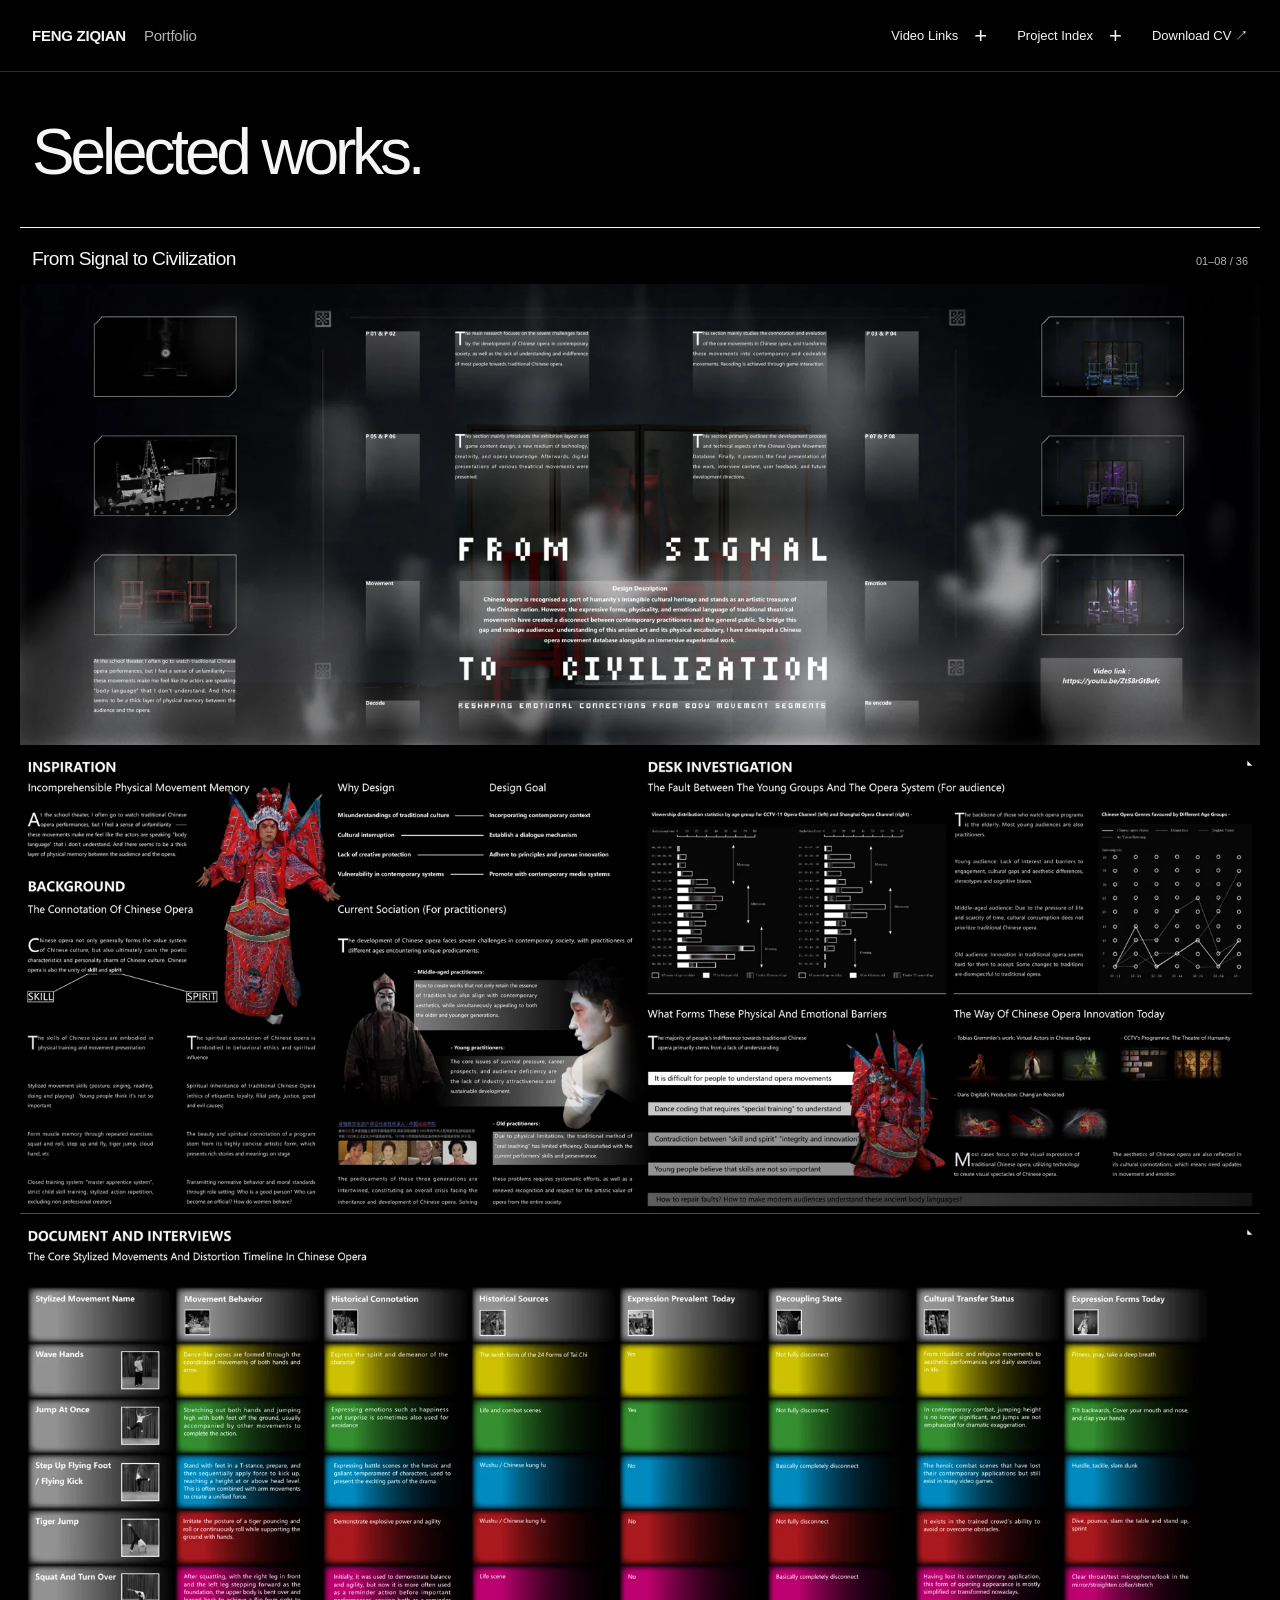
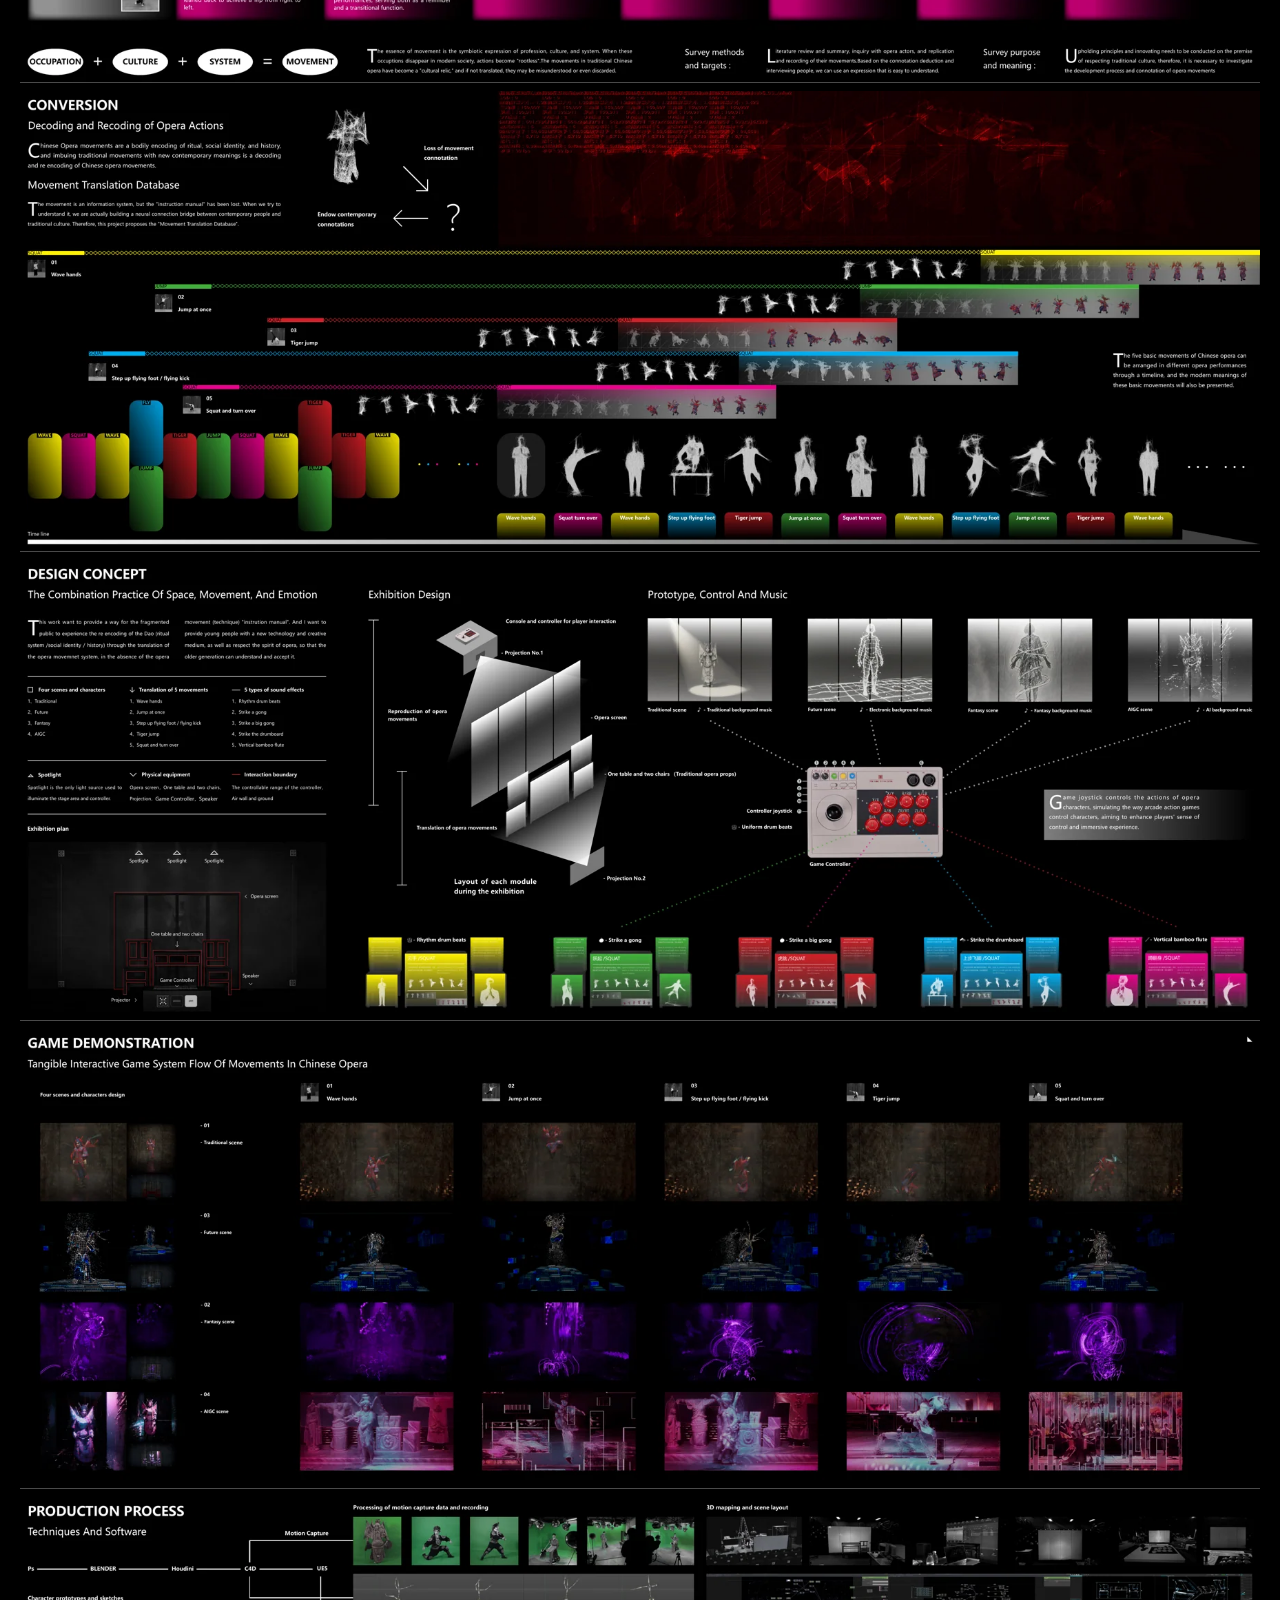
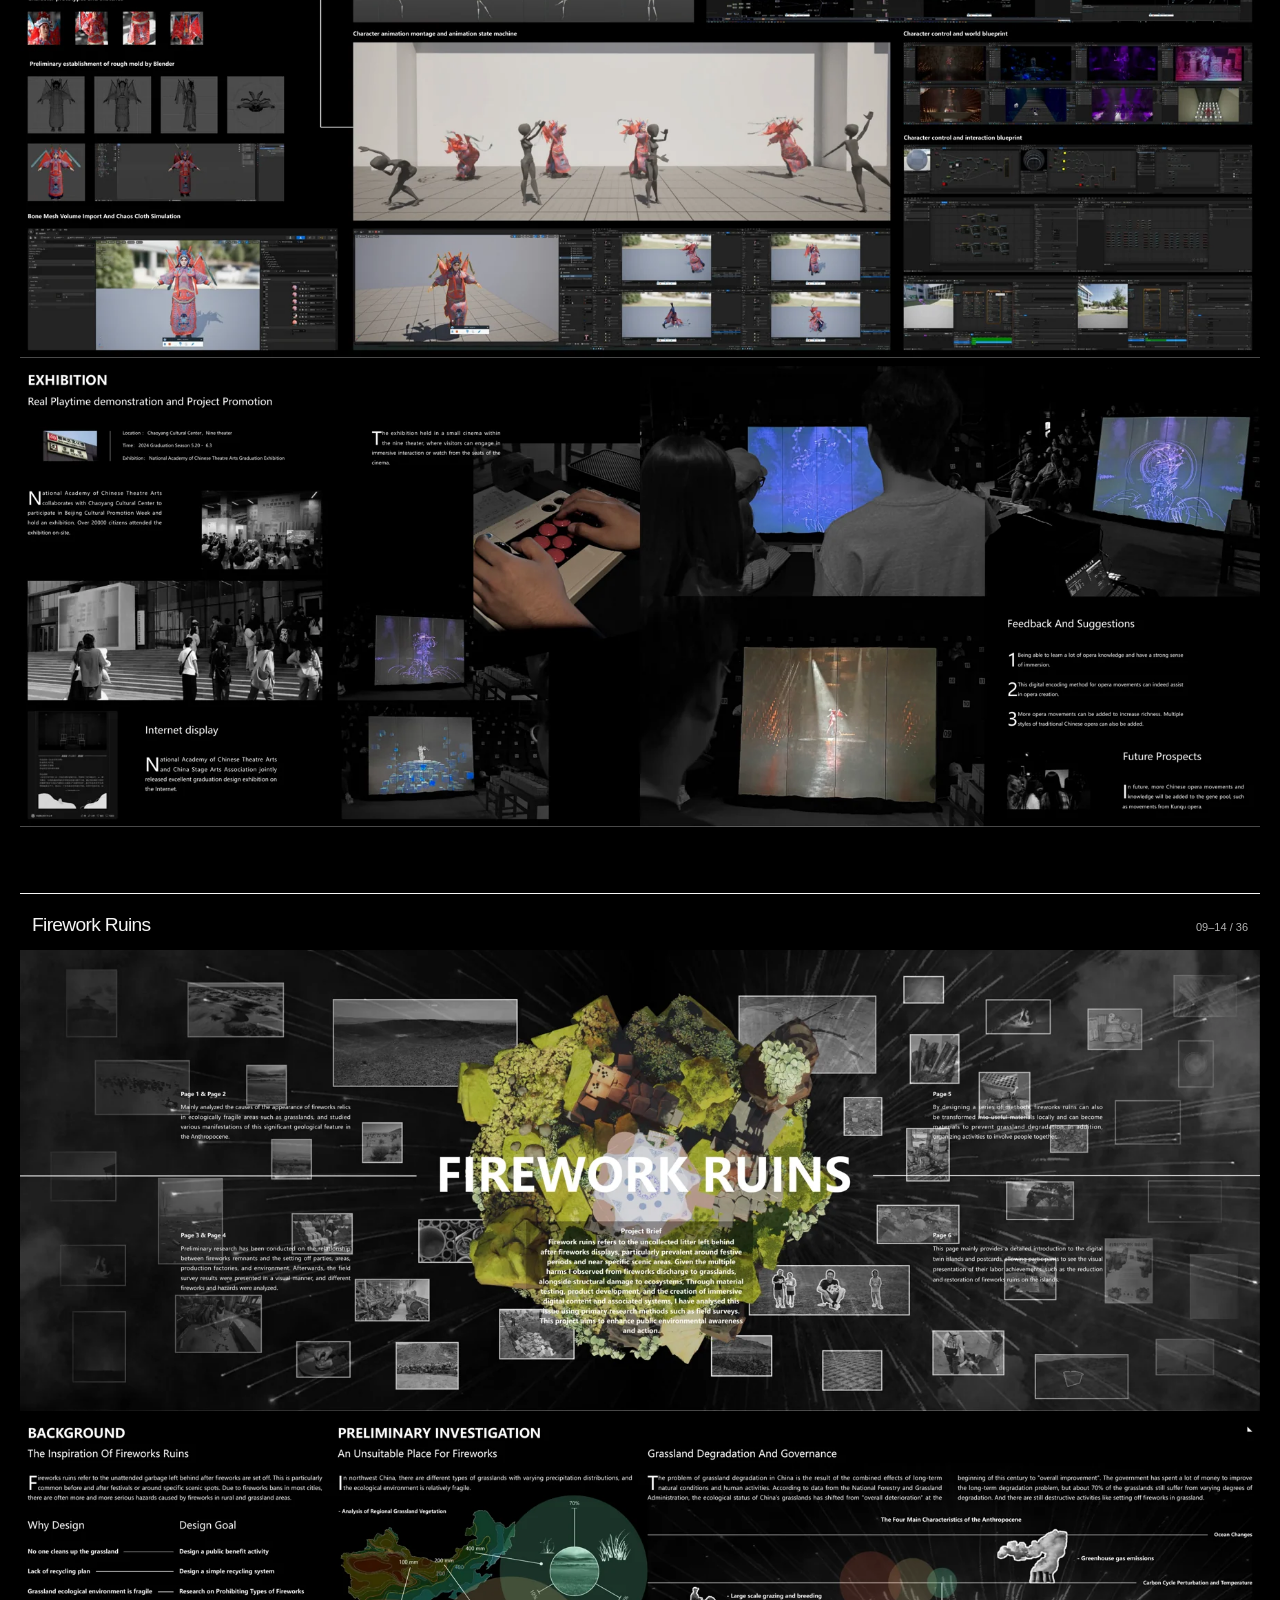
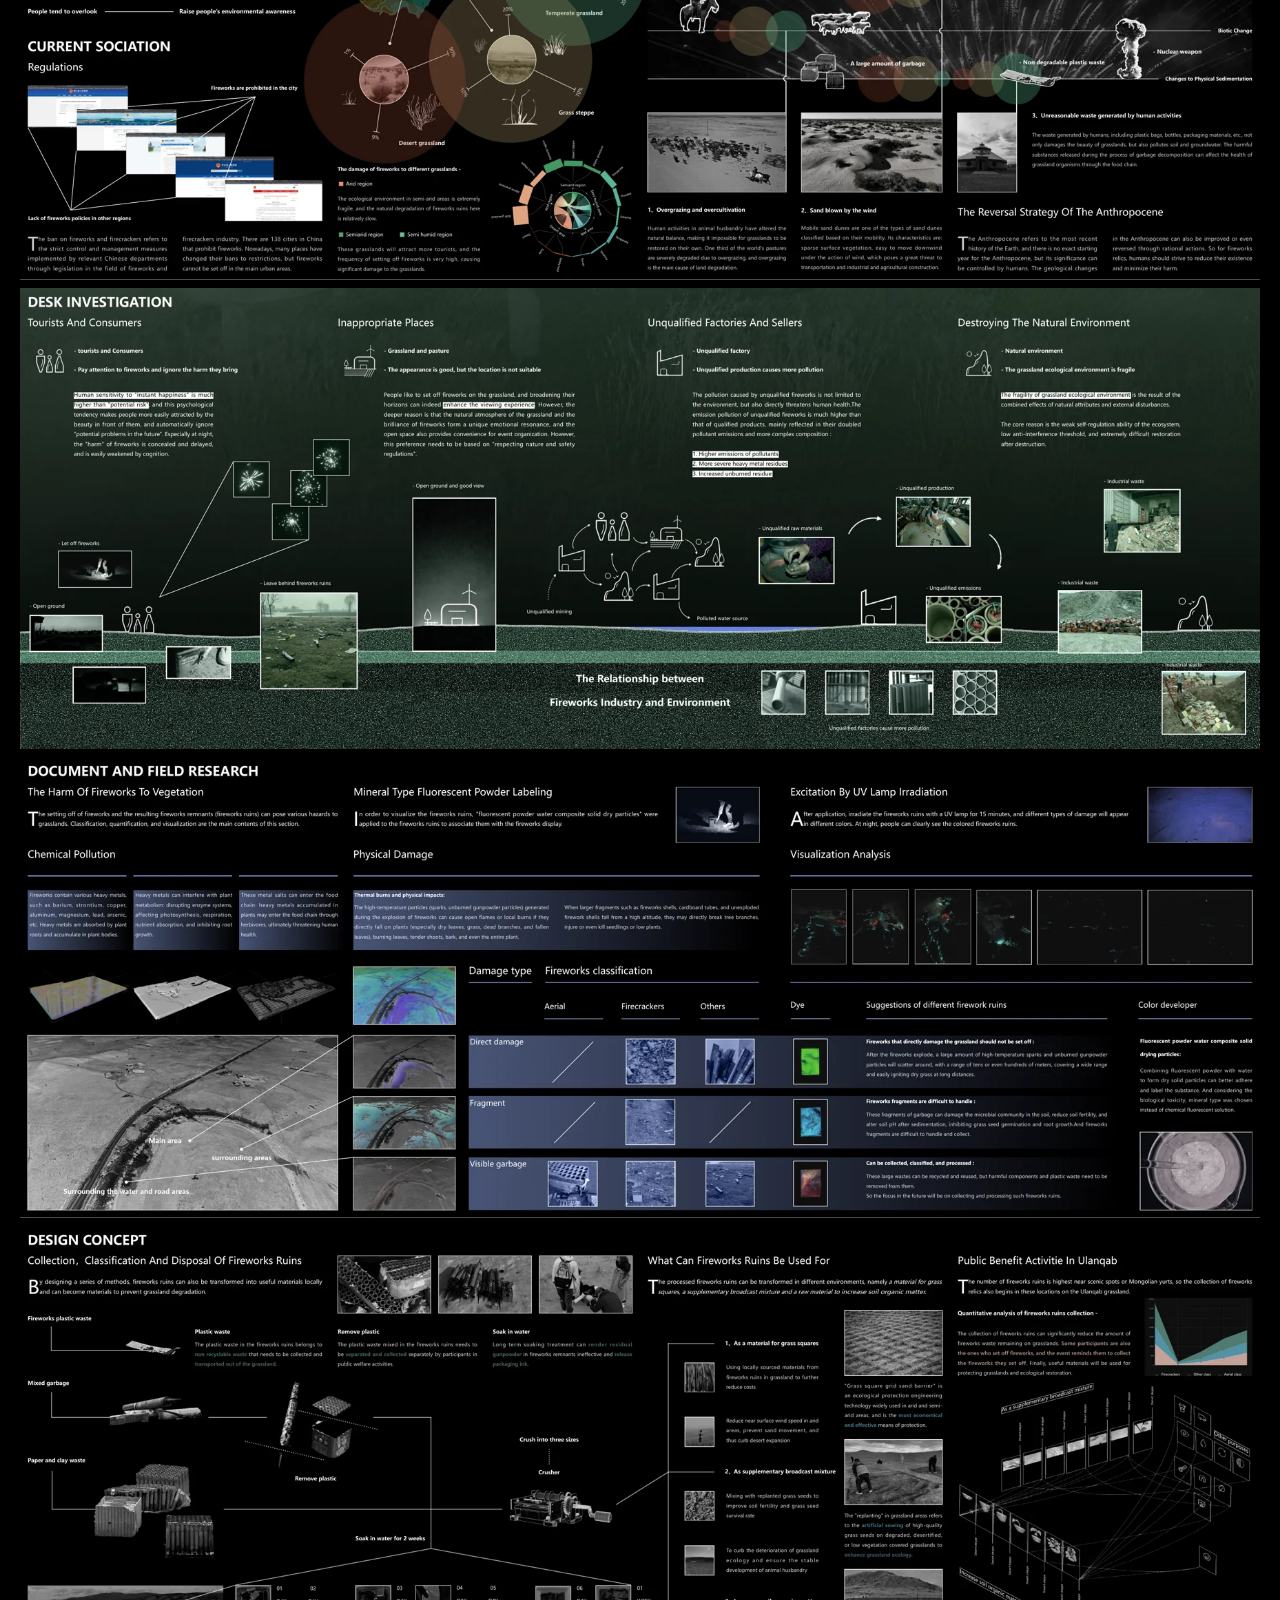
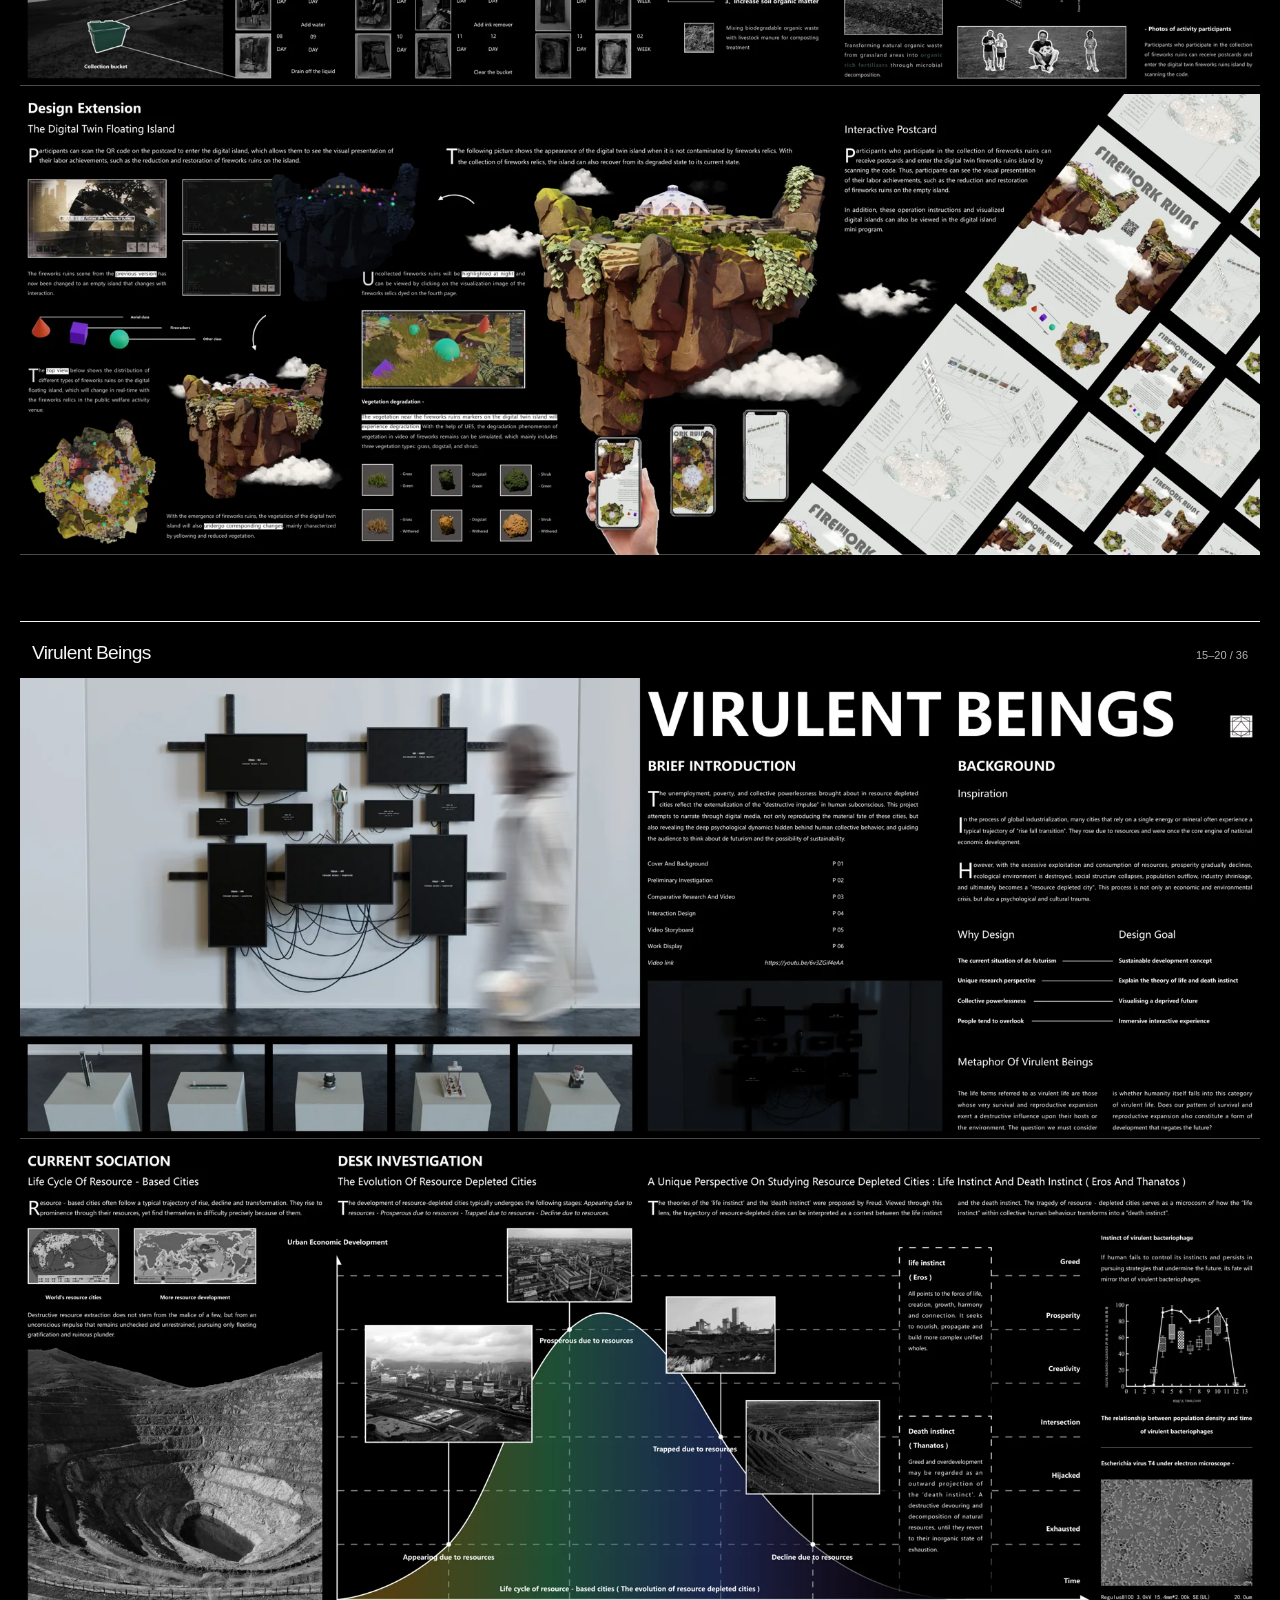
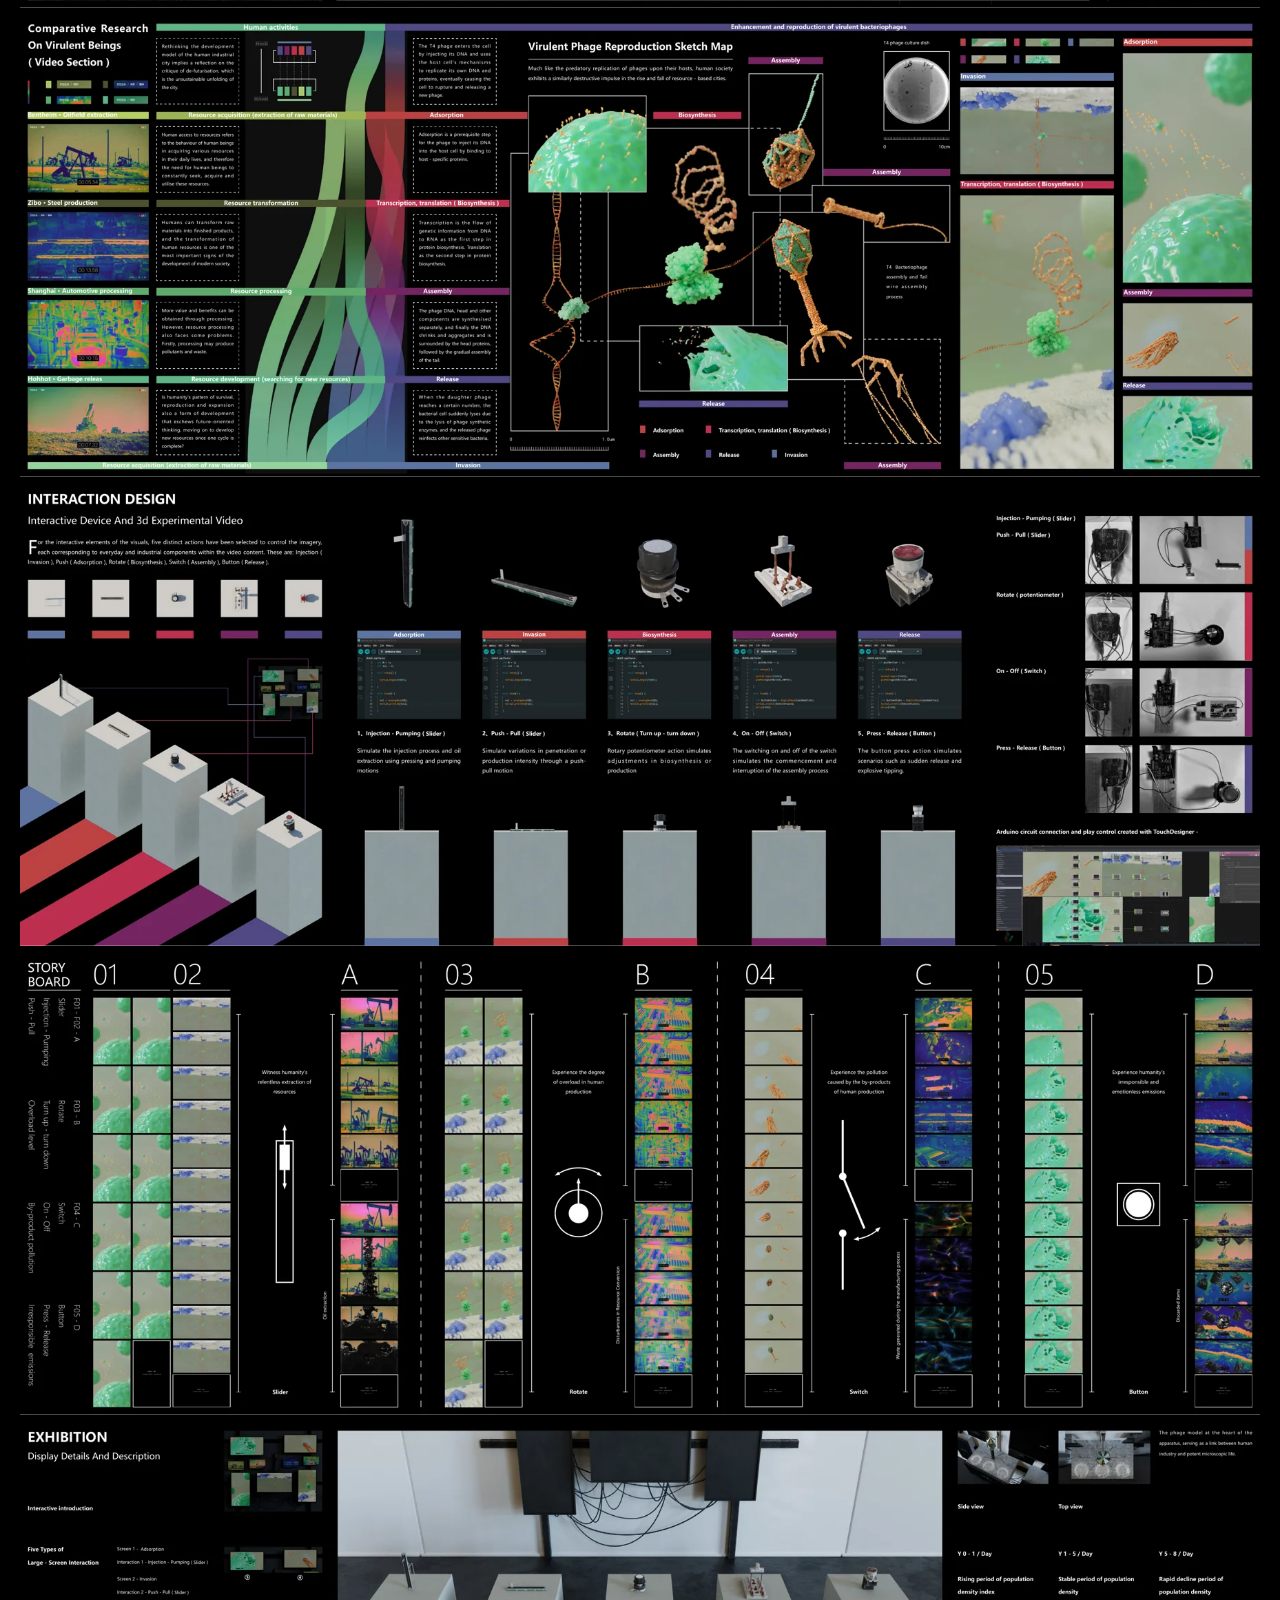
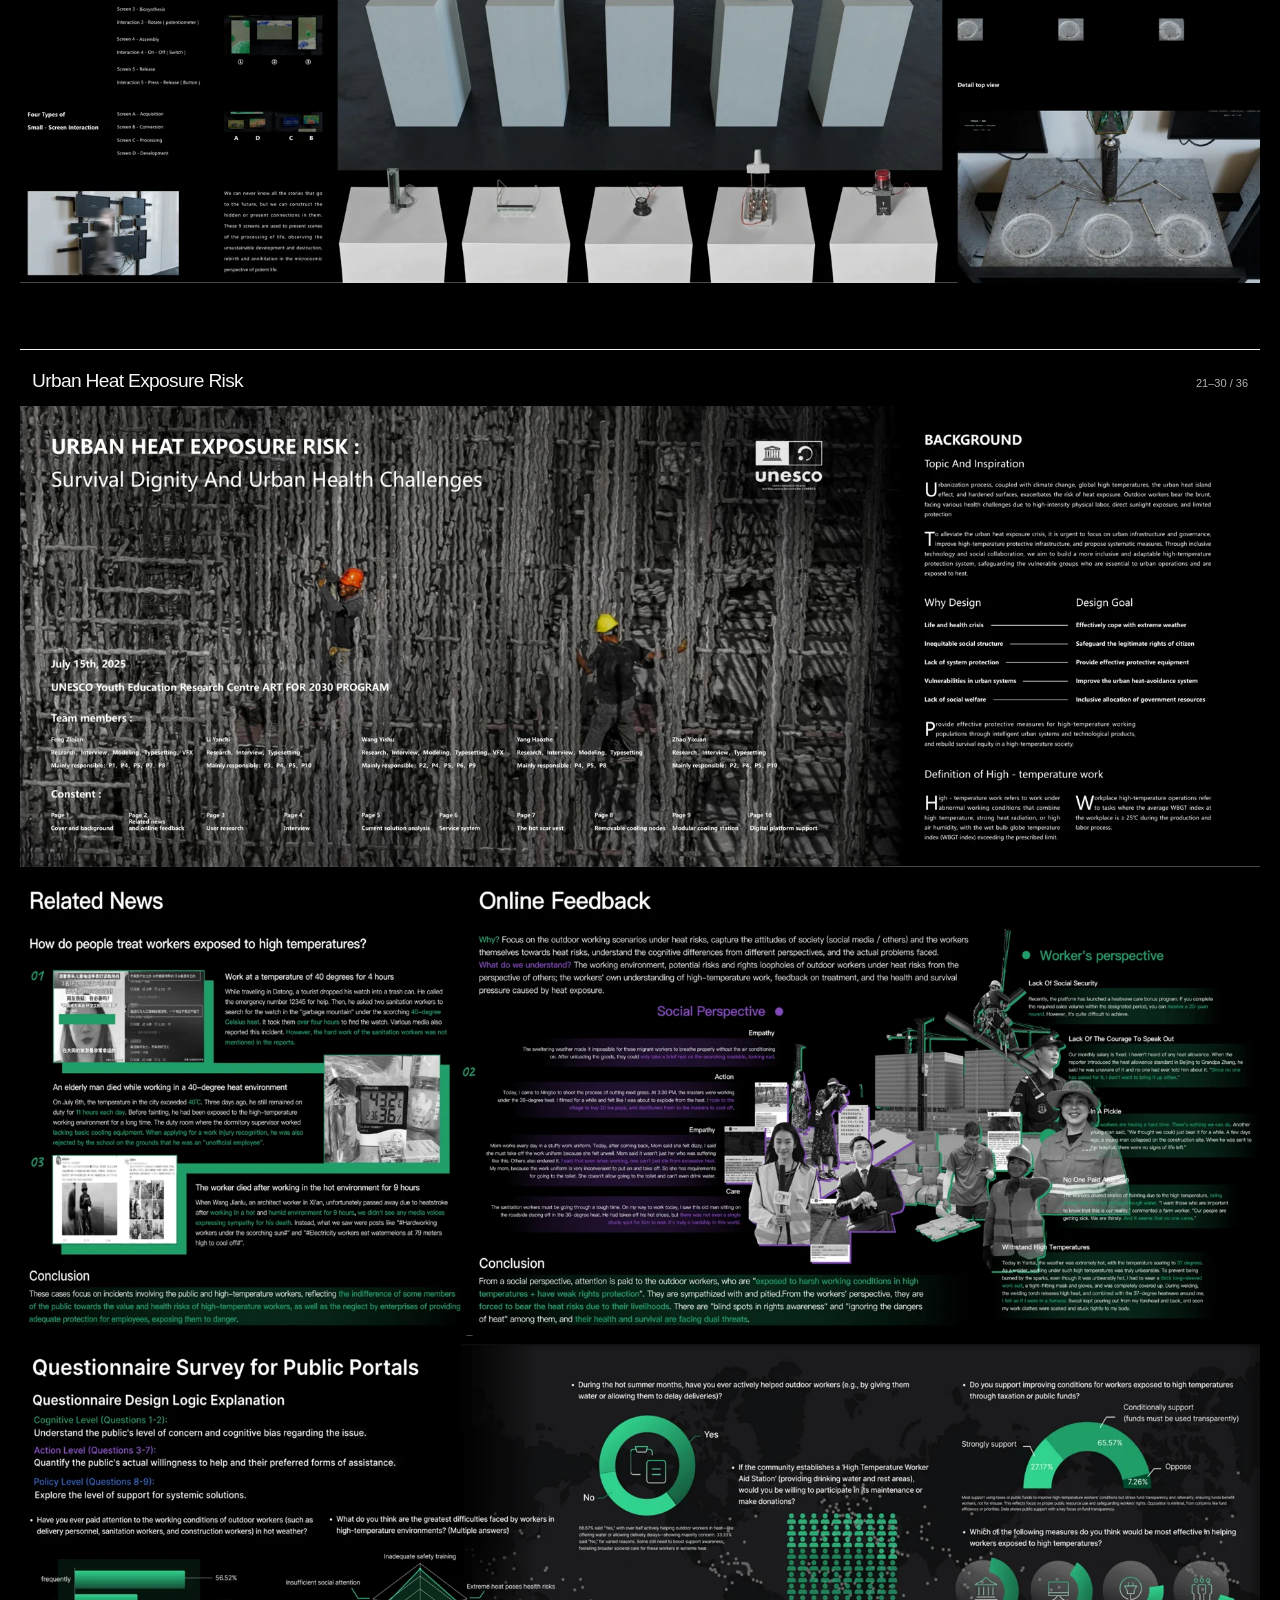
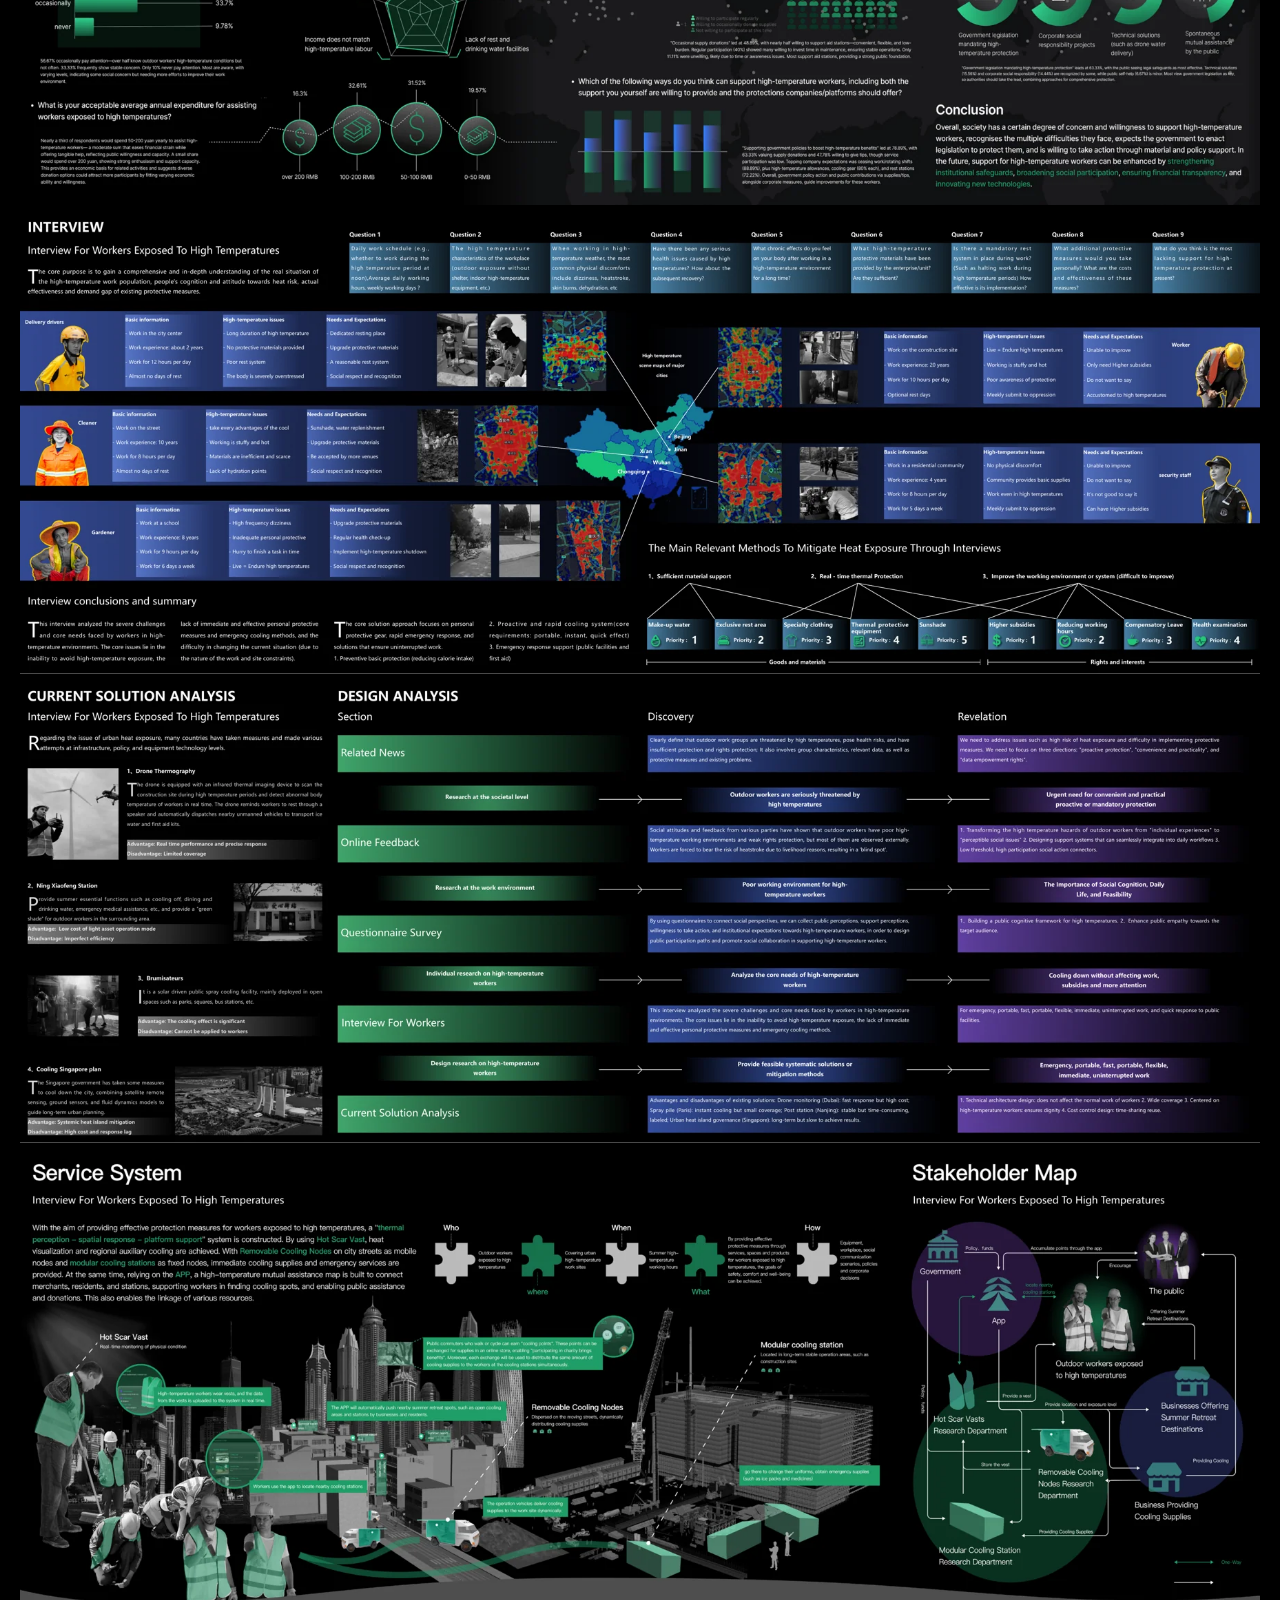
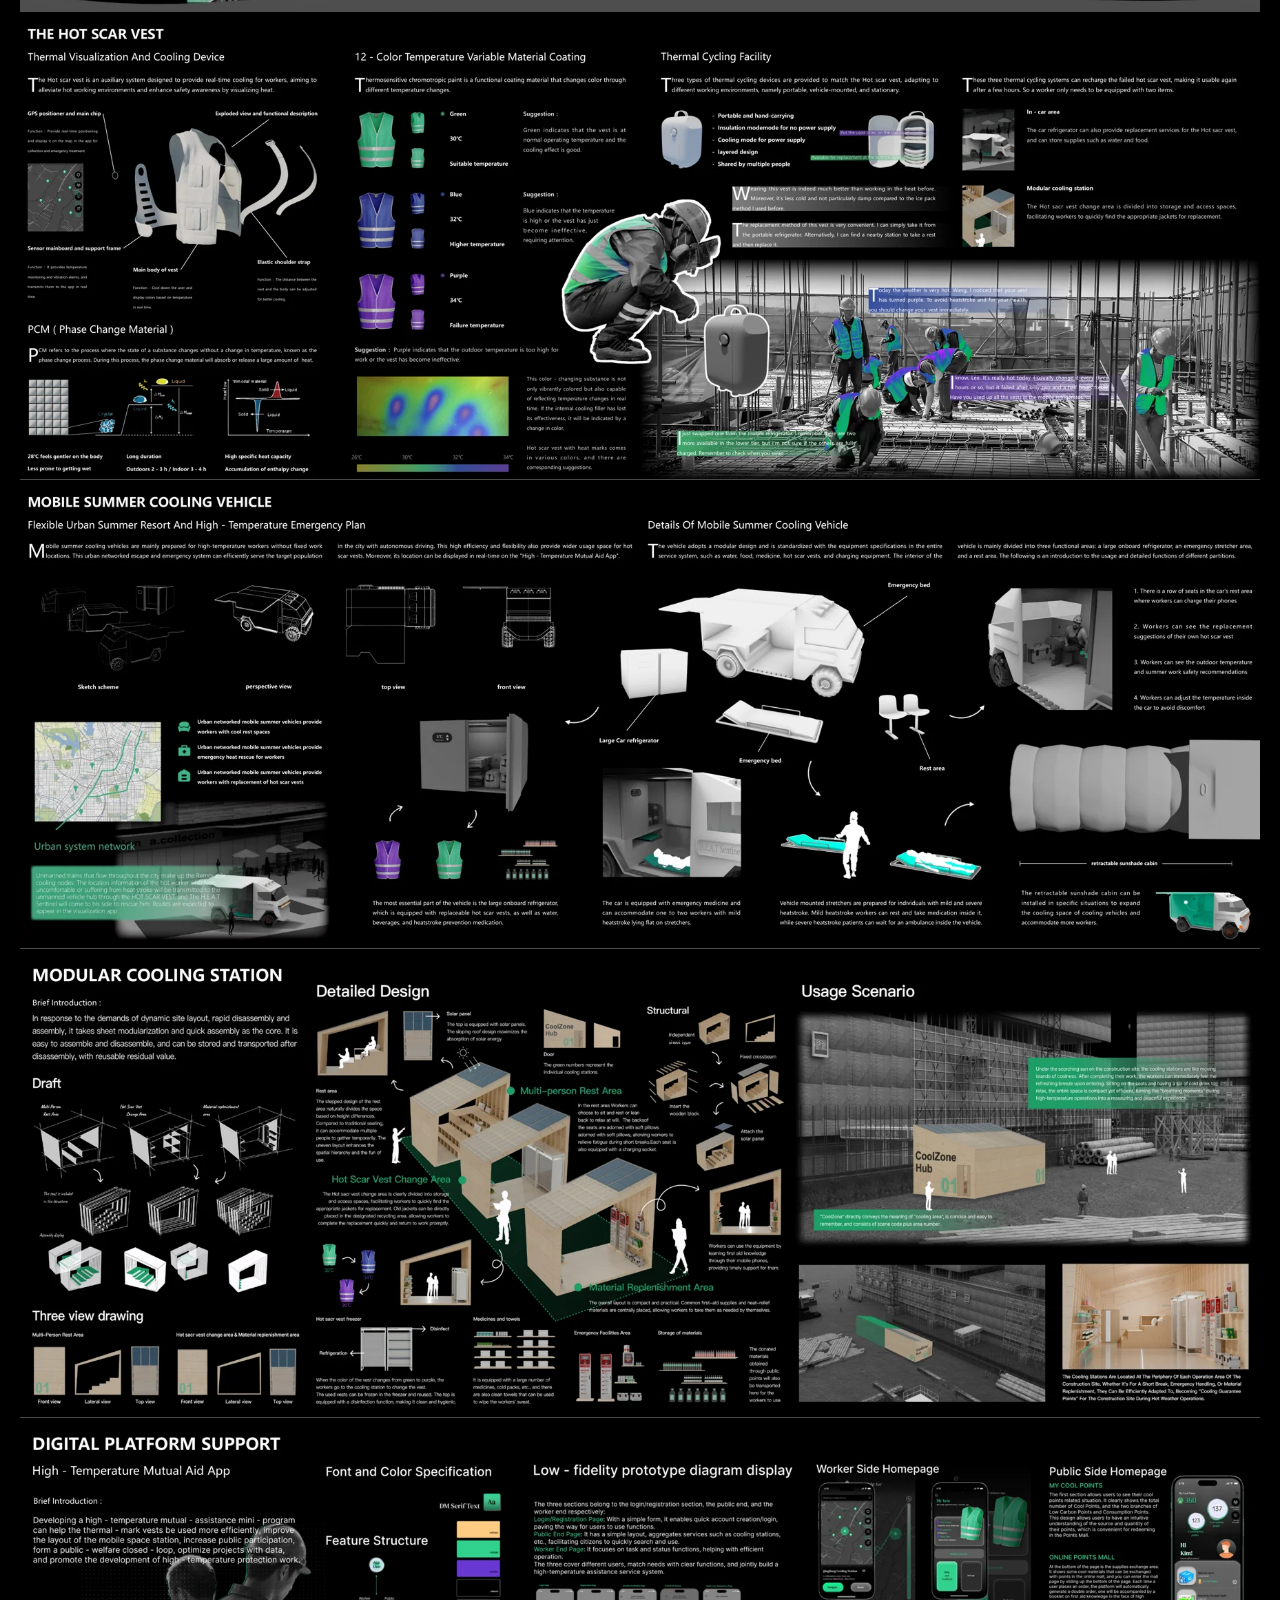
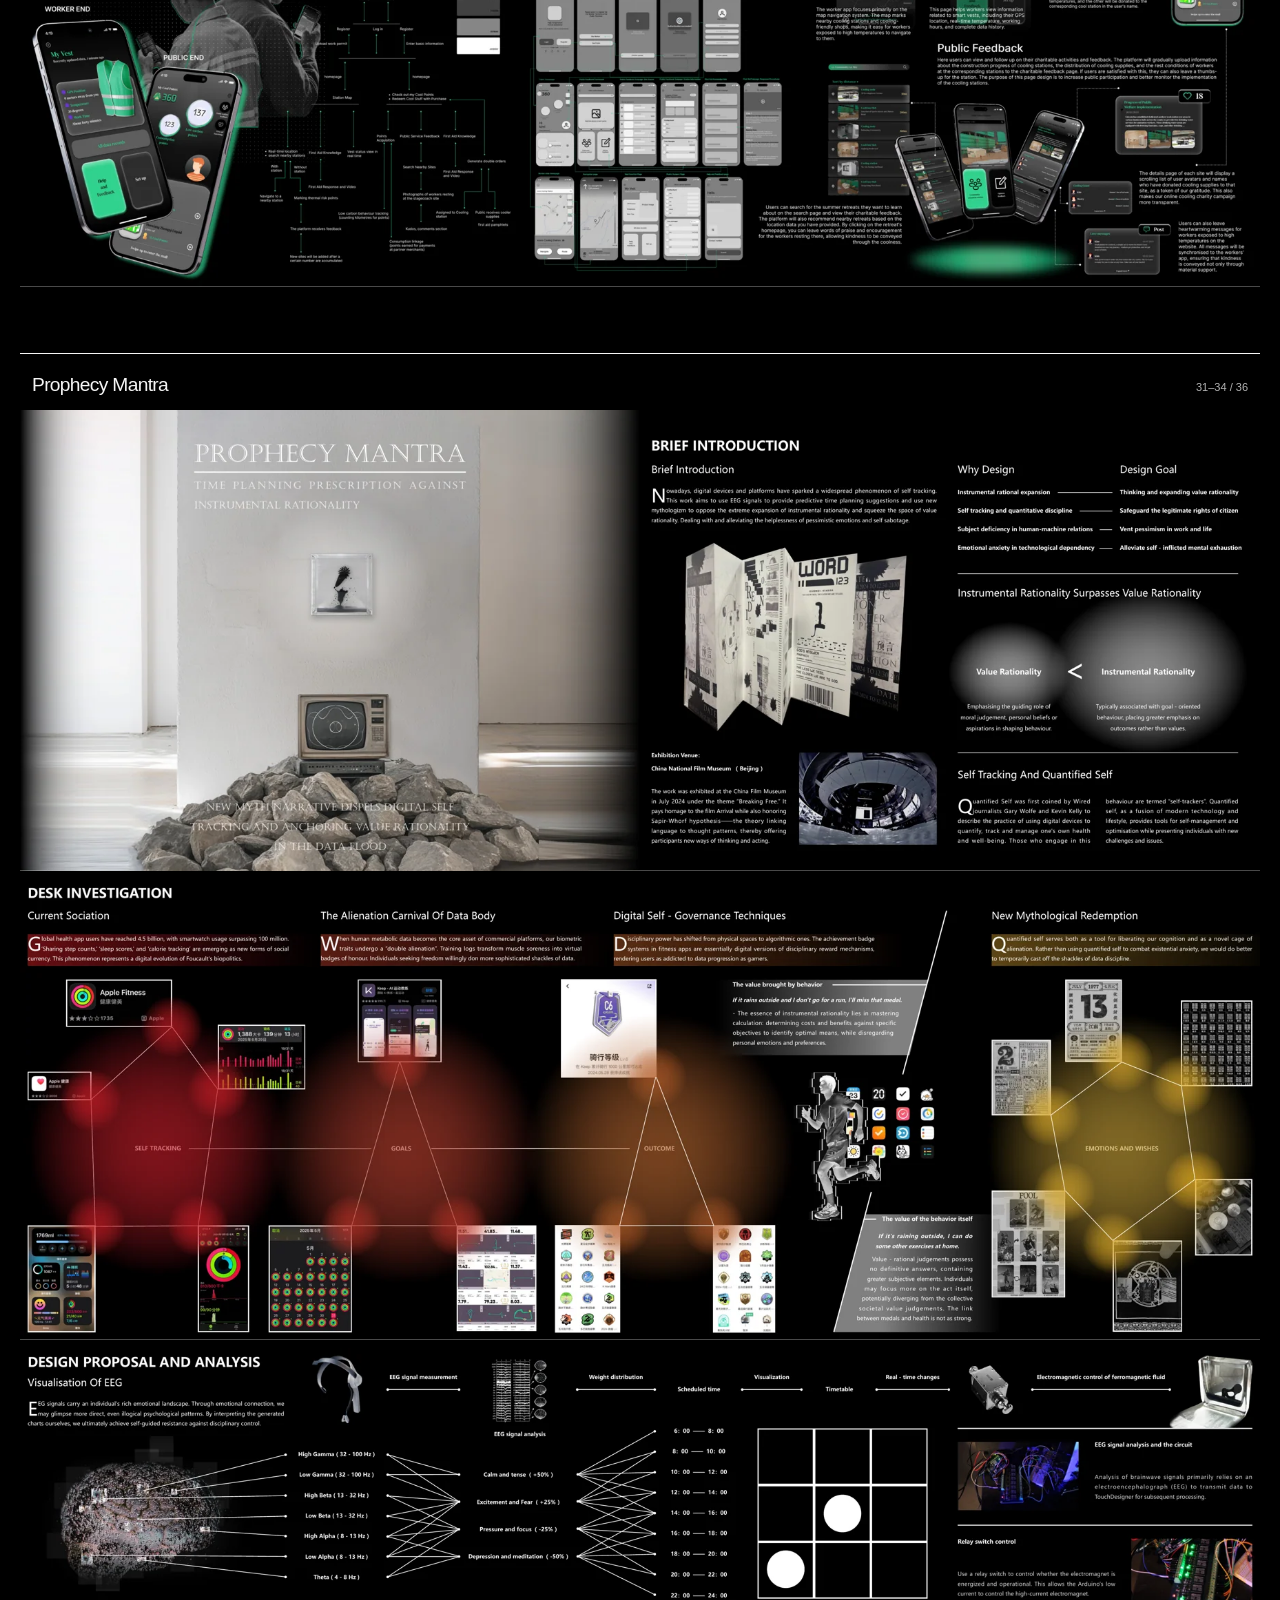
<file: index.html>
<!doctype html>
<html lang="zh-CN">
<head>
  <meta charset="utf-8">
  <meta name="viewport" content="width=device-width, initial-scale=1">
  <meta name="theme-color" content="#000000">
  <meta name="description" content="Feng Ziqian 的数字艺术、交互设计与空间体验作品集。在线连续浏览 36 页作品，支持项目目录、放大查看与英文简历下载。">
  <meta property="og:title" content="Feng Ziqian | Portfolio">
  <meta property="og:description" content="Feng Ziqian 的在线作品集。">
  <meta property="og:type" content="website">
  <meta property="og:image" content="https://fengziqian0206.github.io/Portfolio/assets/social.jpg">
  <link rel="icon" href="data:,">
  <link rel="stylesheet" href="styles.css?v=3">
  <script src="app.js?v=2" defer></script>
  <title>Feng Ziqian | Portfolio</title>
</head>
<body id="top">
  <a class="skip" href="#works">跳转到作品</a>
  <header class="topbar">
    <a class="brand" href="#top" aria-label="Feng Ziqian，返回顶部">FENG ZIQIAN<span>Portfolio</span></a>
    <div class="tools">
      <details class="menu video-links" name="header-menu"><summary>Video Links</summary><nav aria-label="Video links">
        <a href="https://www.youtube.com/watch?v=ZtS8rGtBefc" target="_blank" rel="noopener noreferrer"><span>From Signal to Civilization</span><small>YouTube ↗</small></a>
        <a href="https://www.youtube.com/watch?v=6v3ZGif4eAA" target="_blank" rel="noopener noreferrer"><span>Virulent Beings</span><small>YouTube ↗</small></a>
        <a href="https://www.youtube.com/watch?v=9Xl-65xvT-c" target="_blank" rel="noopener noreferrer"><span>Jingmeng (Strange Dreamland)</span><small>YouTube ↗</small></a>
      </nav></details>
      <details class="menu index" name="header-menu"><summary>Project Index</summary><nav aria-label="Project index"><a href="#from-signal-to-civilization"><span>From Signal to Civilization</span><small>01–08</small></a><a href="#firework-ruins"><span>Firework Ruins</span><small>09–14</small></a><a href="#virulent-beings"><span>Virulent Beings</span><small>15–20</small></a><a href="#urban-heat-exposure-risk"><span>Urban Heat Exposure Risk</span><small>21–30</small></a><a href="#prophecy-mantra"><span>Prophecy Mantra</span><small>31–34</small></a><a href="#the-realm-of-hybridity"><span>The Realm of Hybridity</span><small>35</small></a><a href="#jingmeng"><span>Jingmeng (Strange Dreamland)</span><small>36</small></a></nav></details>
      <a class="download" href="assets/Ziqian_Feng_CV.pdf?v=20261104-no-photo" download="Ziqian_Feng_CV.pdf">Download CV ↗</a>
    </div>
  </header>
  <div class="intro">
    <h1>Selected works.</h1>
  </div>
  <main id="works"><section class="project" id="from-signal-to-civilization" aria-labelledby="title-from-signal-to-civilization">
  <header class="project-head"><h2 id="title-from-signal-to-civilization">From Signal to Civilization</h2><p>01–08 <span aria-hidden="true">/</span> 36</p></header>
  <figure class="page" id="page-01">
  <button type="button" class="page-open" data-project="From Signal to Civilization" data-large="assets/pages/01-large.webp" aria-label="放大查看：From Signal to Civilization，作品集第 1 页" aria-haspopup="dialog">
    <img src="assets/pages/01.webp" srcset="assets/pages/01.webp 1800w, assets/pages/01-large.webp 4200w" sizes="(max-width: 767px) calc(100vw - 16px), (max-width: 1800px) calc(100vw - 40px), 1760px" width="1800" height="669" alt="From Signal to Civilization，作品集第 1 页" fetchpriority="high" loading="eager" decoding="async">
  </button>
</figure><figure class="page" id="page-02">
  <button type="button" class="page-open" data-project="From Signal to Civilization" data-large="assets/pages/02-large.webp" aria-label="放大查看：From Signal to Civilization，作品集第 2 页" aria-haspopup="dialog">
    <img src="assets/pages/02.webp" srcset="assets/pages/02.webp 1800w, assets/pages/02-large.webp 4200w" sizes="(max-width: 767px) calc(100vw - 16px), (max-width: 1800px) calc(100vw - 40px), 1760px" width="1800" height="669" alt="From Signal to Civilization，作品集第 2 页" loading="lazy" decoding="async">
  </button>
</figure><figure class="page" id="page-03">
  <button type="button" class="page-open" data-project="From Signal to Civilization" data-large="assets/pages/03-large.webp" aria-label="放大查看：From Signal to Civilization，作品集第 3 页" aria-haspopup="dialog">
    <img src="assets/pages/03.webp" srcset="assets/pages/03.webp 1800w, assets/pages/03-large.webp 4200w" sizes="(max-width: 767px) calc(100vw - 16px), (max-width: 1800px) calc(100vw - 40px), 1760px" width="1800" height="669" alt="From Signal to Civilization，作品集第 3 页" loading="lazy" decoding="async">
  </button>
</figure><figure class="page" id="page-04">
  <button type="button" class="page-open" data-project="From Signal to Civilization" data-large="assets/pages/04-large.webp" aria-label="放大查看：From Signal to Civilization，作品集第 4 页" aria-haspopup="dialog">
    <img src="assets/pages/04.webp" srcset="assets/pages/04.webp 1800w, assets/pages/04-large.webp 4200w" sizes="(max-width: 767px) calc(100vw - 16px), (max-width: 1800px) calc(100vw - 40px), 1760px" width="1800" height="669" alt="From Signal to Civilization，作品集第 4 页" loading="lazy" decoding="async">
  </button>
</figure><figure class="page" id="page-05">
  <button type="button" class="page-open" data-project="From Signal to Civilization" data-large="assets/pages/05-large.webp" aria-label="放大查看：From Signal to Civilization，作品集第 5 页" aria-haspopup="dialog">
    <img src="assets/pages/05.webp" srcset="assets/pages/05.webp 1800w, assets/pages/05-large.webp 4200w" sizes="(max-width: 767px) calc(100vw - 16px), (max-width: 1800px) calc(100vw - 40px), 1760px" width="1800" height="669" alt="From Signal to Civilization，作品集第 5 页" loading="lazy" decoding="async">
  </button>
</figure><figure class="page" id="page-06">
  <button type="button" class="page-open" data-project="From Signal to Civilization" data-large="assets/pages/06-large.webp" aria-label="放大查看：From Signal to Civilization，作品集第 6 页" aria-haspopup="dialog">
    <img src="assets/pages/06.webp" srcset="assets/pages/06.webp 1800w, assets/pages/06-large.webp 4200w" sizes="(max-width: 767px) calc(100vw - 16px), (max-width: 1800px) calc(100vw - 40px), 1760px" width="1800" height="669" alt="From Signal to Civilization，作品集第 6 页" loading="lazy" decoding="async">
  </button>
</figure><figure class="page" id="page-07">
  <button type="button" class="page-open" data-project="From Signal to Civilization" data-large="assets/pages/07-large.webp" aria-label="放大查看：From Signal to Civilization，作品集第 7 页" aria-haspopup="dialog">
    <img src="assets/pages/07.webp" srcset="assets/pages/07.webp 1800w, assets/pages/07-large.webp 4200w" sizes="(max-width: 767px) calc(100vw - 16px), (max-width: 1800px) calc(100vw - 40px), 1760px" width="1800" height="669" alt="From Signal to Civilization，作品集第 7 页" loading="lazy" decoding="async">
  </button>
</figure><figure class="page" id="page-08">
  <button type="button" class="page-open" data-project="From Signal to Civilization" data-large="assets/pages/08-large.webp" aria-label="放大查看：From Signal to Civilization，作品集第 8 页" aria-haspopup="dialog">
    <img src="assets/pages/08.webp" srcset="assets/pages/08.webp 1800w, assets/pages/08-large.webp 4200w" sizes="(max-width: 767px) calc(100vw - 16px), (max-width: 1800px) calc(100vw - 40px), 1760px" width="1800" height="669" alt="From Signal to Civilization，作品集第 8 页" loading="lazy" decoding="async">
  </button>
</figure>
</section>
<section class="project" id="firework-ruins" aria-labelledby="title-firework-ruins">
  <header class="project-head"><h2 id="title-firework-ruins">Firework Ruins</h2><p>09–14 <span aria-hidden="true">/</span> 36</p></header>
  <figure class="page" id="page-09">
  <button type="button" class="page-open" data-project="Firework Ruins" data-large="assets/pages/09-large.webp" aria-label="放大查看：Firework Ruins，作品集第 9 页" aria-haspopup="dialog">
    <img src="assets/pages/09.webp" srcset="assets/pages/09.webp 1800w, assets/pages/09-large.webp 4200w" sizes="(max-width: 767px) calc(100vw - 16px), (max-width: 1800px) calc(100vw - 40px), 1760px" width="1800" height="669" alt="Firework Ruins，作品集第 9 页" loading="lazy" decoding="async">
  </button>
</figure><figure class="page" id="page-10">
  <button type="button" class="page-open" data-project="Firework Ruins" data-large="assets/pages/10-large.webp" aria-label="放大查看：Firework Ruins，作品集第 10 页" aria-haspopup="dialog">
    <img src="assets/pages/10.webp" srcset="assets/pages/10.webp 1800w, assets/pages/10-large.webp 4200w" sizes="(max-width: 767px) calc(100vw - 16px), (max-width: 1800px) calc(100vw - 40px), 1760px" width="1800" height="669" alt="Firework Ruins，作品集第 10 页" loading="lazy" decoding="async">
  </button>
</figure><figure class="page" id="page-11">
  <button type="button" class="page-open" data-project="Firework Ruins" data-large="assets/pages/11-large.webp" aria-label="放大查看：Firework Ruins，作品集第 11 页" aria-haspopup="dialog">
    <img src="assets/pages/11.webp" srcset="assets/pages/11.webp 1800w, assets/pages/11-large.webp 4200w" sizes="(max-width: 767px) calc(100vw - 16px), (max-width: 1800px) calc(100vw - 40px), 1760px" width="1800" height="669" alt="Firework Ruins，作品集第 11 页" loading="lazy" decoding="async">
  </button>
</figure><figure class="page" id="page-12">
  <button type="button" class="page-open" data-project="Firework Ruins" data-large="assets/pages/12-large.webp" aria-label="放大查看：Firework Ruins，作品集第 12 页" aria-haspopup="dialog">
    <img src="assets/pages/12.webp" srcset="assets/pages/12.webp 1800w, assets/pages/12-large.webp 4200w" sizes="(max-width: 767px) calc(100vw - 16px), (max-width: 1800px) calc(100vw - 40px), 1760px" width="1800" height="669" alt="Firework Ruins，作品集第 12 页" loading="lazy" decoding="async">
  </button>
</figure><figure class="page" id="page-13">
  <button type="button" class="page-open" data-project="Firework Ruins" data-large="assets/pages/13-large.webp" aria-label="放大查看：Firework Ruins，作品集第 13 页" aria-haspopup="dialog">
    <img src="assets/pages/13.webp" srcset="assets/pages/13.webp 1800w, assets/pages/13-large.webp 4200w" sizes="(max-width: 767px) calc(100vw - 16px), (max-width: 1800px) calc(100vw - 40px), 1760px" width="1800" height="669" alt="Firework Ruins，作品集第 13 页" loading="lazy" decoding="async">
  </button>
</figure><figure class="page" id="page-14">
  <button type="button" class="page-open" data-project="Firework Ruins" data-large="assets/pages/14-large.webp" aria-label="放大查看：Firework Ruins，作品集第 14 页" aria-haspopup="dialog">
    <img src="assets/pages/14.webp" srcset="assets/pages/14.webp 1800w, assets/pages/14-large.webp 4200w" sizes="(max-width: 767px) calc(100vw - 16px), (max-width: 1800px) calc(100vw - 40px), 1760px" width="1800" height="669" alt="Firework Ruins，作品集第 14 页" loading="lazy" decoding="async">
  </button>
</figure>
</section>
<section class="project" id="virulent-beings" aria-labelledby="title-virulent-beings">
  <header class="project-head"><h2 id="title-virulent-beings">Virulent Beings</h2><p>15–20 <span aria-hidden="true">/</span> 36</p></header>
  <figure class="page" id="page-15">
  <button type="button" class="page-open" data-project="Virulent Beings" data-large="assets/pages/15-large.webp" aria-label="放大查看：Virulent Beings，作品集第 15 页" aria-haspopup="dialog">
    <img src="assets/pages/15.webp" srcset="assets/pages/15.webp 1800w, assets/pages/15-large.webp 4200w" sizes="(max-width: 767px) calc(100vw - 16px), (max-width: 1800px) calc(100vw - 40px), 1760px" width="1800" height="669" alt="Virulent Beings，作品集第 15 页" loading="lazy" decoding="async">
  </button>
</figure><figure class="page" id="page-16">
  <button type="button" class="page-open" data-project="Virulent Beings" data-large="assets/pages/16-large.webp" aria-label="放大查看：Virulent Beings，作品集第 16 页" aria-haspopup="dialog">
    <img src="assets/pages/16.webp" srcset="assets/pages/16.webp 1800w, assets/pages/16-large.webp 4200w" sizes="(max-width: 767px) calc(100vw - 16px), (max-width: 1800px) calc(100vw - 40px), 1760px" width="1800" height="669" alt="Virulent Beings，作品集第 16 页" loading="lazy" decoding="async">
  </button>
</figure><figure class="page" id="page-17">
  <button type="button" class="page-open" data-project="Virulent Beings" data-large="assets/pages/17-large.webp" aria-label="放大查看：Virulent Beings，作品集第 17 页" aria-haspopup="dialog">
    <img src="assets/pages/17.webp" srcset="assets/pages/17.webp 1800w, assets/pages/17-large.webp 4200w" sizes="(max-width: 767px) calc(100vw - 16px), (max-width: 1800px) calc(100vw - 40px), 1760px" width="1800" height="669" alt="Virulent Beings，作品集第 17 页" loading="lazy" decoding="async">
  </button>
</figure><figure class="page" id="page-18">
  <button type="button" class="page-open" data-project="Virulent Beings" data-large="assets/pages/18-large.webp" aria-label="放大查看：Virulent Beings，作品集第 18 页" aria-haspopup="dialog">
    <img src="assets/pages/18.webp" srcset="assets/pages/18.webp 1800w, assets/pages/18-large.webp 4200w" sizes="(max-width: 767px) calc(100vw - 16px), (max-width: 1800px) calc(100vw - 40px), 1760px" width="1800" height="669" alt="Virulent Beings，作品集第 18 页" loading="lazy" decoding="async">
  </button>
</figure><figure class="page" id="page-19">
  <button type="button" class="page-open" data-project="Virulent Beings" data-large="assets/pages/19-large.webp" aria-label="放大查看：Virulent Beings，作品集第 19 页" aria-haspopup="dialog">
    <img src="assets/pages/19.webp" srcset="assets/pages/19.webp 1800w, assets/pages/19-large.webp 4200w" sizes="(max-width: 767px) calc(100vw - 16px), (max-width: 1800px) calc(100vw - 40px), 1760px" width="1800" height="669" alt="Virulent Beings，作品集第 19 页" loading="lazy" decoding="async">
  </button>
</figure><figure class="page" id="page-20">
  <button type="button" class="page-open" data-project="Virulent Beings" data-large="assets/pages/20-large.webp" aria-label="放大查看：Virulent Beings，作品集第 20 页" aria-haspopup="dialog">
    <img src="assets/pages/20.webp" srcset="assets/pages/20.webp 1800w, assets/pages/20-large.webp 4200w" sizes="(max-width: 767px) calc(100vw - 16px), (max-width: 1800px) calc(100vw - 40px), 1760px" width="1800" height="669" alt="Virulent Beings，作品集第 20 页" loading="lazy" decoding="async">
  </button>
</figure>
</section>
<section class="project" id="urban-heat-exposure-risk" aria-labelledby="title-urban-heat-exposure-risk">
  <header class="project-head"><h2 id="title-urban-heat-exposure-risk">Urban Heat Exposure Risk</h2><p>21–30 <span aria-hidden="true">/</span> 36</p></header>
  <figure class="page" id="page-21">
  <button type="button" class="page-open" data-project="Urban Heat Exposure Risk" data-large="assets/pages/21-large.webp" aria-label="放大查看：Urban Heat Exposure Risk，作品集第 21 页" aria-haspopup="dialog">
    <img src="assets/pages/21.webp" srcset="assets/pages/21.webp 1800w, assets/pages/21-large.webp 4200w" sizes="(max-width: 767px) calc(100vw - 16px), (max-width: 1800px) calc(100vw - 40px), 1760px" width="1800" height="669" alt="Urban Heat Exposure Risk，作品集第 21 页" loading="lazy" decoding="async">
  </button>
</figure><figure class="page" id="page-22">
  <button type="button" class="page-open" data-project="Urban Heat Exposure Risk" data-large="assets/pages/22-large.webp" aria-label="放大查看：Urban Heat Exposure Risk，作品集第 22 页" aria-haspopup="dialog">
    <img src="assets/pages/22.webp" srcset="assets/pages/22.webp 1800w, assets/pages/22-large.webp 4200w" sizes="(max-width: 767px) calc(100vw - 16px), (max-width: 1800px) calc(100vw - 40px), 1760px" width="1800" height="669" alt="Urban Heat Exposure Risk，作品集第 22 页" loading="lazy" decoding="async">
  </button>
</figure><figure class="page" id="page-23">
  <button type="button" class="page-open" data-project="Urban Heat Exposure Risk" data-large="assets/pages/23-large.webp" aria-label="放大查看：Urban Heat Exposure Risk，作品集第 23 页" aria-haspopup="dialog">
    <img src="assets/pages/23.webp" srcset="assets/pages/23.webp 1800w, assets/pages/23-large.webp 4200w" sizes="(max-width: 767px) calc(100vw - 16px), (max-width: 1800px) calc(100vw - 40px), 1760px" width="1800" height="669" alt="Urban Heat Exposure Risk，作品集第 23 页" loading="lazy" decoding="async">
  </button>
</figure><figure class="page" id="page-24">
  <button type="button" class="page-open" data-project="Urban Heat Exposure Risk" data-large="assets/pages/24-large.webp" aria-label="放大查看：Urban Heat Exposure Risk，作品集第 24 页" aria-haspopup="dialog">
    <img src="assets/pages/24.webp" srcset="assets/pages/24.webp 1800w, assets/pages/24-large.webp 4200w" sizes="(max-width: 767px) calc(100vw - 16px), (max-width: 1800px) calc(100vw - 40px), 1760px" width="1800" height="669" alt="Urban Heat Exposure Risk，作品集第 24 页" loading="lazy" decoding="async">
  </button>
</figure><figure class="page" id="page-25">
  <button type="button" class="page-open" data-project="Urban Heat Exposure Risk" data-large="assets/pages/25-large.webp" aria-label="放大查看：Urban Heat Exposure Risk，作品集第 25 页" aria-haspopup="dialog">
    <img src="assets/pages/25.webp" srcset="assets/pages/25.webp 1800w, assets/pages/25-large.webp 4200w" sizes="(max-width: 767px) calc(100vw - 16px), (max-width: 1800px) calc(100vw - 40px), 1760px" width="1800" height="669" alt="Urban Heat Exposure Risk，作品集第 25 页" loading="lazy" decoding="async">
  </button>
</figure><figure class="page" id="page-26">
  <button type="button" class="page-open" data-project="Urban Heat Exposure Risk" data-large="assets/pages/26-large.webp" aria-label="放大查看：Urban Heat Exposure Risk，作品集第 26 页" aria-haspopup="dialog">
    <img src="assets/pages/26.webp" srcset="assets/pages/26.webp 1800w, assets/pages/26-large.webp 4200w" sizes="(max-width: 767px) calc(100vw - 16px), (max-width: 1800px) calc(100vw - 40px), 1760px" width="1800" height="669" alt="Urban Heat Exposure Risk，作品集第 26 页" loading="lazy" decoding="async">
  </button>
</figure><figure class="page" id="page-27">
  <button type="button" class="page-open" data-project="Urban Heat Exposure Risk" data-large="assets/pages/27-large.webp" aria-label="放大查看：Urban Heat Exposure Risk，作品集第 27 页" aria-haspopup="dialog">
    <img src="assets/pages/27.webp" srcset="assets/pages/27.webp 1800w, assets/pages/27-large.webp 4200w" sizes="(max-width: 767px) calc(100vw - 16px), (max-width: 1800px) calc(100vw - 40px), 1760px" width="1800" height="669" alt="Urban Heat Exposure Risk，作品集第 27 页" loading="lazy" decoding="async">
  </button>
</figure><figure class="page" id="page-28">
  <button type="button" class="page-open" data-project="Urban Heat Exposure Risk" data-large="assets/pages/28-large.webp" aria-label="放大查看：Urban Heat Exposure Risk，作品集第 28 页" aria-haspopup="dialog">
    <img src="assets/pages/28.webp" srcset="assets/pages/28.webp 1800w, assets/pages/28-large.webp 4200w" sizes="(max-width: 767px) calc(100vw - 16px), (max-width: 1800px) calc(100vw - 40px), 1760px" width="1800" height="669" alt="Urban Heat Exposure Risk，作品集第 28 页" loading="lazy" decoding="async">
  </button>
</figure><figure class="page" id="page-29">
  <button type="button" class="page-open" data-project="Urban Heat Exposure Risk" data-large="assets/pages/29-large.webp" aria-label="放大查看：Urban Heat Exposure Risk，作品集第 29 页" aria-haspopup="dialog">
    <img src="assets/pages/29.webp" srcset="assets/pages/29.webp 1800w, assets/pages/29-large.webp 4200w" sizes="(max-width: 767px) calc(100vw - 16px), (max-width: 1800px) calc(100vw - 40px), 1760px" width="1800" height="669" alt="Urban Heat Exposure Risk，作品集第 29 页" loading="lazy" decoding="async">
  </button>
</figure><figure class="page" id="page-30">
  <button type="button" class="page-open" data-project="Urban Heat Exposure Risk" data-large="assets/pages/30-large.webp" aria-label="放大查看：Urban Heat Exposure Risk，作品集第 30 页" aria-haspopup="dialog">
    <img src="assets/pages/30.webp" srcset="assets/pages/30.webp 1800w, assets/pages/30-large.webp 4200w" sizes="(max-width: 767px) calc(100vw - 16px), (max-width: 1800px) calc(100vw - 40px), 1760px" width="1800" height="669" alt="Urban Heat Exposure Risk，作品集第 30 页" loading="lazy" decoding="async">
  </button>
</figure>
</section>
<section class="project" id="prophecy-mantra" aria-labelledby="title-prophecy-mantra">
  <header class="project-head"><h2 id="title-prophecy-mantra">Prophecy Mantra</h2><p>31–34 <span aria-hidden="true">/</span> 36</p></header>
  <figure class="page" id="page-31">
  <button type="button" class="page-open" data-project="Prophecy Mantra" data-large="assets/pages/31-large.webp" aria-label="放大查看：Prophecy Mantra，作品集第 31 页" aria-haspopup="dialog">
    <img src="assets/pages/31.webp" srcset="assets/pages/31.webp 1800w, assets/pages/31-large.webp 4200w" sizes="(max-width: 767px) calc(100vw - 16px), (max-width: 1800px) calc(100vw - 40px), 1760px" width="1800" height="669" alt="Prophecy Mantra，作品集第 31 页" loading="lazy" decoding="async">
  </button>
</figure><figure class="page" id="page-32">
  <button type="button" class="page-open" data-project="Prophecy Mantra" data-large="assets/pages/32-large.webp" aria-label="放大查看：Prophecy Mantra，作品集第 32 页" aria-haspopup="dialog">
    <img src="assets/pages/32.webp" srcset="assets/pages/32.webp 1800w, assets/pages/32-large.webp 4200w" sizes="(max-width: 767px) calc(100vw - 16px), (max-width: 1800px) calc(100vw - 40px), 1760px" width="1800" height="669" alt="Prophecy Mantra，作品集第 32 页" loading="lazy" decoding="async">
  </button>
</figure><figure class="page" id="page-33">
  <button type="button" class="page-open" data-project="Prophecy Mantra" data-large="assets/pages/33-large.webp" aria-label="放大查看：Prophecy Mantra，作品集第 33 页" aria-haspopup="dialog">
    <img src="assets/pages/33.webp" srcset="assets/pages/33.webp 1800w, assets/pages/33-large.webp 4200w" sizes="(max-width: 767px) calc(100vw - 16px), (max-width: 1800px) calc(100vw - 40px), 1760px" width="1800" height="669" alt="Prophecy Mantra，作品集第 33 页" loading="lazy" decoding="async">
  </button>
</figure><figure class="page" id="page-34">
  <button type="button" class="page-open" data-project="Prophecy Mantra" data-large="assets/pages/34-large.webp" aria-label="放大查看：Prophecy Mantra，作品集第 34 页" aria-haspopup="dialog">
    <img src="assets/pages/34.webp" srcset="assets/pages/34.webp 1800w, assets/pages/34-large.webp 4200w" sizes="(max-width: 767px) calc(100vw - 16px), (max-width: 1800px) calc(100vw - 40px), 1760px" width="1800" height="669" alt="Prophecy Mantra，作品集第 34 页" loading="lazy" decoding="async">
  </button>
</figure>
</section>
<section class="project" id="the-realm-of-hybridity" aria-labelledby="title-the-realm-of-hybridity">
  <header class="project-head"><h2 id="title-the-realm-of-hybridity">The Realm of Hybridity</h2><p>35 <span aria-hidden="true">/</span> 36</p></header>
  <figure class="page" id="page-35">
  <button type="button" class="page-open" data-project="The Realm of Hybridity" data-large="assets/pages/35-large.webp" aria-label="放大查看：The Realm of Hybridity，作品集第 35 页" aria-haspopup="dialog">
    <img src="assets/pages/35.webp" srcset="assets/pages/35.webp 1800w, assets/pages/35-large.webp 4200w" sizes="(max-width: 767px) calc(100vw - 16px), (max-width: 1800px) calc(100vw - 40px), 1760px" width="1800" height="669" alt="The Realm of Hybridity，作品集第 35 页" loading="lazy" decoding="async">
  </button>
</figure>
</section>
<section class="project" id="jingmeng" aria-labelledby="title-jingmeng">
  <header class="project-head"><h2 id="title-jingmeng">Jingmeng (Strange Dreamland)</h2><p>36 <span aria-hidden="true">/</span> 36</p></header>
  <figure class="page" id="page-36">
  <button type="button" class="page-open" data-project="Jingmeng (Strange Dreamland)" data-large="assets/pages/36-large.webp" aria-label="放大查看：Jingmeng (Strange Dreamland)，作品集第 36 页" aria-haspopup="dialog">
    <img src="assets/pages/36.webp" srcset="assets/pages/36.webp 1800w, assets/pages/36-large.webp 4200w" sizes="(max-width: 767px) calc(100vw - 16px), (max-width: 1800px) calc(100vw - 40px), 1760px" width="1800" height="669" alt="Jingmeng (Strange Dreamland)，作品集第 36 页" loading="lazy" decoding="async">
  </button>
</figure>
</section></main>
  <footer class="footer"><p>Feng Ziqian<br>Portfolio</p><a href="#top">返回顶部 ↑</a></footer>
  <dialog class="viewer" id="viewer" aria-labelledby="viewer-title">
    <header class="viewer-toolbar"><span class="viewer-title" id="viewer-title"></span><div class="viewer-actions"><button type="button" id="previous" aria-label="上一页">上一页</button><button type="button" id="next" aria-label="下一页">下一页</button><button type="button" id="zoom" aria-pressed="false">放大细节</button><button type="button" id="close-viewer" autofocus>关闭 Esc</button></div></header>
    <div class="viewer-stage" id="viewer-stage"><img id="viewer-image" alt=""></div>
    <p class="viewer-help">点击画面或「放大细节」，滚动查看局部</p>
  </dialog>
</body>
</html>
</file>
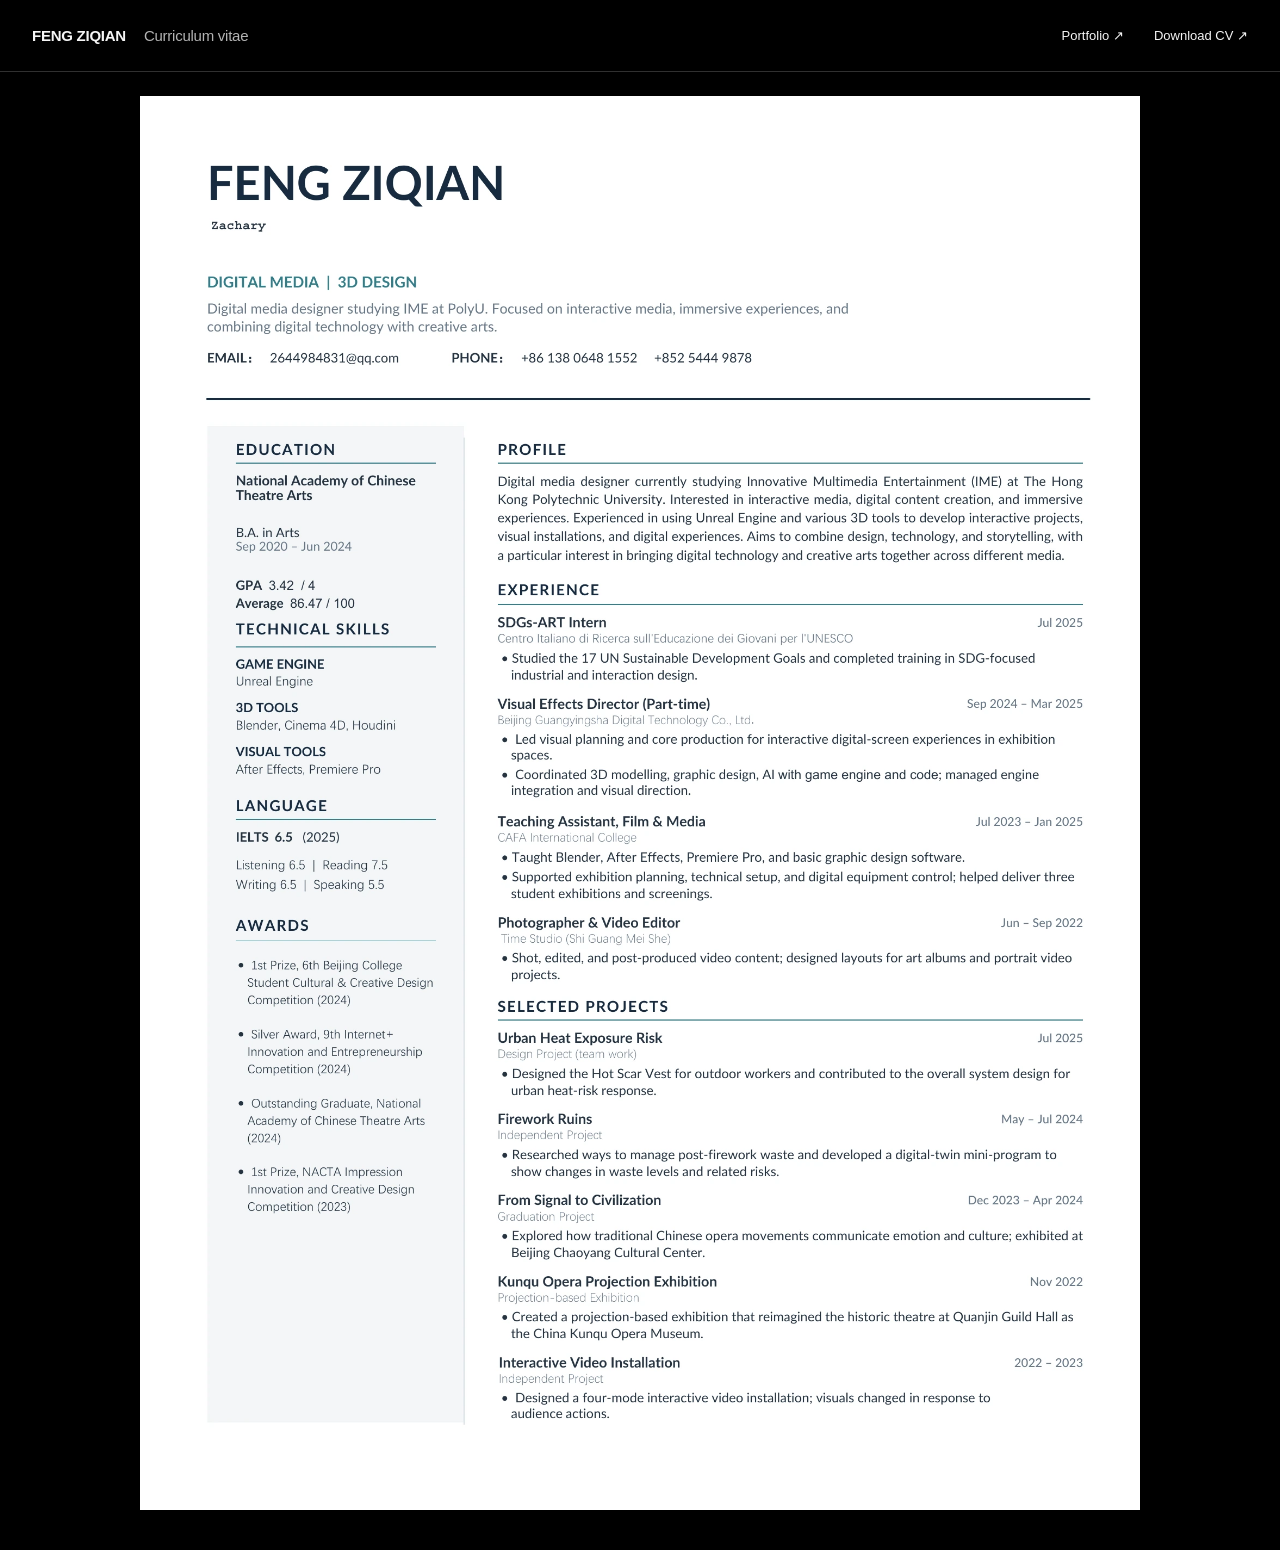
<file: cv/index.html>
<!doctype html>
<html lang="en">
<head>
  <meta charset="utf-8">
  <meta name="viewport" content="width=device-width, initial-scale=1">
  <meta name="theme-color" content="#000000">
  <meta name="description" content="View Feng Ziqian's English curriculum vitae and download the PDF.">
  <link rel="icon" href="data:,">
  <link rel="stylesheet" href="../styles.css?v=2">
  <title>Feng Ziqian | CV</title>
  <style>
    .cv-document { max-width: 1032px; margin: 24px auto 40px; padding: 0 16px; }
    .cv-document img { display: block; width: 100%; height: auto; }
    .cv-heading { position: absolute; width: 1px; height: 1px; padding: 0; margin: -1px; overflow: hidden; clip-path: inset(50%); white-space: nowrap; }
  </style>
</head>
<body>
  <a class="skip" href="#cv">Skip to CV</a>
  <header class="topbar">
    <a class="brand" href="../">FENG ZIQIAN<span>Curriculum vitae</span></a>
    <nav class="tools" aria-label="CV navigation">
      <a class="download" href="../">Portfolio ↗</a>
      <a class="download" href="../assets/Ziqian_Feng_CV.pdf?v=20261104-no-photo" download="Ziqian_Feng_CV.pdf">Download CV ↗</a>
    </nav>
  </header>
  <main class="cv-document" id="cv">
    <h1 class="cv-heading">Feng Ziqian | Curriculum vitae</h1>
    <img src="../assets/Ziqian_Feng_CV.webp?v=20261104-no-photo" width="1839" height="2600" alt="Feng Ziqian's English curriculum vitae. The PDF is available through Download CV." fetchpriority="high">
  </main>
</body>
</html>
</file>
<file: styles.css>
:root { color-scheme: dark; --paper: #000; --ink: #f5f5f5; --muted: #b3b3b3; --line: #303030; }
* { box-sizing: border-box; }
html { scroll-behavior: smooth; scroll-padding-top: 86px; }
body { margin: 0; background: var(--paper); color: var(--ink); font-family: Arial, 'Microsoft YaHei', sans-serif; }
body:has(dialog[open]) { overflow: hidden; }
a { color: inherit; text-decoration: none; }
button, select { font: inherit; }
button, a, summary { -webkit-tap-highlight-color: transparent; }
button, summary { cursor: pointer; }
button { color: inherit; }
:focus-visible { outline: 3px solid var(--ink); outline-offset: 5px; }
.skip { position: fixed; top: -100px; left: 20px; padding: 12px 20px; background: var(--paper); border: 1px solid var(--line); z-index: 30; }
.skip:focus { top: 12px; }
.topbar { height: 72px; padding: 0 32px; position: sticky; top: 0; z-index: 10; display: flex; align-items: center; justify-content: space-between; gap: 20px; background: var(--paper); border-bottom: 1px solid var(--line); }
.brand { font-size: 15px; font-weight: 700; letter-spacing: -.25px; white-space: nowrap; }
.brand span { color: var(--muted); font-weight: 400; margin-left: 18px; }
.tools { display: flex; align-items: center; gap: 30px; font-size: 13px; }
.download { white-space: nowrap; }
.download:hover, .footer a:hover { text-decoration: underline; text-underline-offset: 5px; }
.menu { position: relative; }
.menu summary { list-style: none; display: flex; align-items: center; gap: 16px; min-height: 44px; white-space: nowrap; }
.menu summary::-webkit-details-marker { display: none; }
.menu summary::after { content: '+'; font-size: 22px; font-weight: 400; }
.menu[open] summary::after { content: '−'; }
.menu nav { position: absolute; right: 0; top: 53px; width: min(430px, calc(100vw - 32px)); padding: 14px 24px; background: var(--paper); border: 1px solid var(--line); }
.menu nav a { display: grid; grid-template-columns: 1fr auto; align-items: center; gap: 20px; padding: 15px 0; border-bottom: 1px solid var(--line); font-size: 13px; line-height: 1.5; }
.menu nav a:last-child { border-bottom: 0; }
.menu nav a:hover { color: var(--ink); text-decoration: underline; text-underline-offset: 5px; }
.menu nav small { font-size: 11px; color: var(--muted); white-space: nowrap; }
.intro { max-width: 1800px; margin: auto; padding: 48px 32px 42px; }
h1 { font-size: clamp(44px, 5vw, 80px); line-height: 1.02; font-weight: 500; letter-spacing: -.065em; margin: 0; }
main { max-width: 1800px; margin: auto; padding: 0 20px; }
.project { margin-bottom: 66px; scroll-margin-top: 12px; }
.project-head { display: flex; align-items: baseline; justify-content: space-between; gap: 20px; padding: 20px 12px 14px; border-top: 1px solid var(--ink); }
h2 { margin: 0; font-size: clamp(15px, 1.5vw, 21px); letter-spacing: -.035em; font-weight: 500; }
.project-head p { margin: 0; color: var(--muted); font-size: 11px; white-space: nowrap; font-variant-numeric: tabular-nums; }
.page { margin: 0 0 8px; }
.page-open { display: block; padding: 0; border: 0; background: var(--paper); width: 100%; cursor: zoom-in; }
.page img { display: block; width: 100%; height: auto; }
.page:has(.image-error) { padding: 24px; border: 1px solid var(--line); }
.image-error { margin: 12px 0 0; font-size: 13px; }
.image-error a { text-decoration: underline; }
.footer { max-width: 1800px; margin: 0 auto; padding: 0 32px 36px; display: flex; justify-content: space-between; gap: 24px; color: var(--muted); font-size: 12px; line-height: 1.8; }
.footer p { margin: 0; }
.footer a { color: var(--ink); }
.viewer { position: fixed; inset: 0; width: 100%; max-width: none; height: 100dvh; max-height: none; margin: 0; padding: 0; border: 0; background: var(--paper); color: var(--ink); }
.viewer::backdrop { background: var(--paper); }
.viewer-toolbar { height: 68px; padding: 0 24px; display: flex; align-items: center; justify-content: space-between; gap: 12px; border-bottom: 1px solid var(--line); }
.viewer-title { min-width: 0; font-size: 13px; white-space: nowrap; overflow: hidden; text-overflow: ellipsis; }
.viewer-actions { display: flex; gap: 6px; align-items: center; }
.viewer-actions button { min-width: 44px; min-height: 44px; padding: 8px 12px; border: 1px solid var(--line); border-radius: 0; background: transparent; font-size: 13px; white-space: nowrap; }
.viewer-actions button:hover { background: #1b1b1b; }
.viewer-actions button:active { background: #303030; }
.viewer-actions button:disabled { opacity: .35; cursor: default; }
.viewer-stage { overflow: auto; height: calc(100dvh - 68px); display: flex; align-items: flex-start; }
.viewer-stage img { display: block; flex: none; width: 100%; height: auto; margin: auto; cursor: zoom-in; }
.viewer-stage.is-zoomed img { width: 4200px; max-width: none; margin: 0; cursor: zoom-out; }
.viewer-stage.is-loading { background: var(--paper); }
.viewer-help { position: absolute; bottom: 16px; left: 50%; transform: translateX(-50%); padding: 9px 14px; background: var(--paper); border: 1px solid var(--line); font-size: 12px; white-space: nowrap; pointer-events: none; }
.viewer-stage.is-zoomed + .viewer-help { display: none; }
@media (min-width: 1920px) { .topbar { padding-left: max(32px, calc((100vw - 1736px)/2)); padding-right: max(32px, calc((100vw - 1736px)/2)); } }
@media (max-width: 767px) {
  html { scroll-padding-top: 72px; }
  .topbar { height: 64px; padding: 0 16px; gap: 12px; }
  .brand { font-size: 13px; }
  .brand span { display: none; }
  .tools { gap: 18px; font-size: 12px; }
  html:has(.menu) { scroll-padding-top: 112px; }
  .topbar:has(.menu) { height: 100px; flex-wrap: wrap; align-content: center; row-gap: 0; }
  .topbar:has(.menu) .brand { line-height: 28px; }
  .topbar:has(.menu) .tools { width: 100%; justify-content: space-between; gap: 12px; font-size: 11px; }
  .menu summary { gap: 6px; }
  .menu nav { position: fixed; top: 100px; left: 16px; right: 16px; width: auto; max-height: calc(100dvh - 116px); overflow: auto; }
  .intro { padding: 34px 16px 30px; }
  h1 { font-size: clamp(39px, 10vw, 64px); }
  main { padding: 0 8px; }
  .project { margin-bottom: 38px; }
  .project-head { padding: 16px 8px 12px; gap: 12px; }
  h2 { font-size: 14px; }
  .project-head p { font-size: 10px; }
  .page { margin-bottom: 5px; }
  .footer { padding: 0 16px 28px; }
  .viewer-toolbar { padding: 0 10px; flex-wrap: wrap; align-content: center; height: 110px; gap: 8px; }
  .viewer-title { width: 100%; font-size: 11px; }
  .viewer-actions { justify-content: space-between; width: 100%; }
  .viewer-actions button { padding: 8px 10px; font-size: 12px; }
  .viewer-stage { height: calc(100dvh - 110px); }
  .viewer-help { bottom: 24px; font-size: 11px; }
}
@media (prefers-reduced-motion: reduce) { html { scroll-behavior: auto; } }
@media print { .topbar, .intro, .project-head, .footer, dialog { display: none !important; } body { background: white; } main { padding: 0; max-width: none; } .project, .page { margin: 0; } .page { break-inside: avoid; } }
</file>
